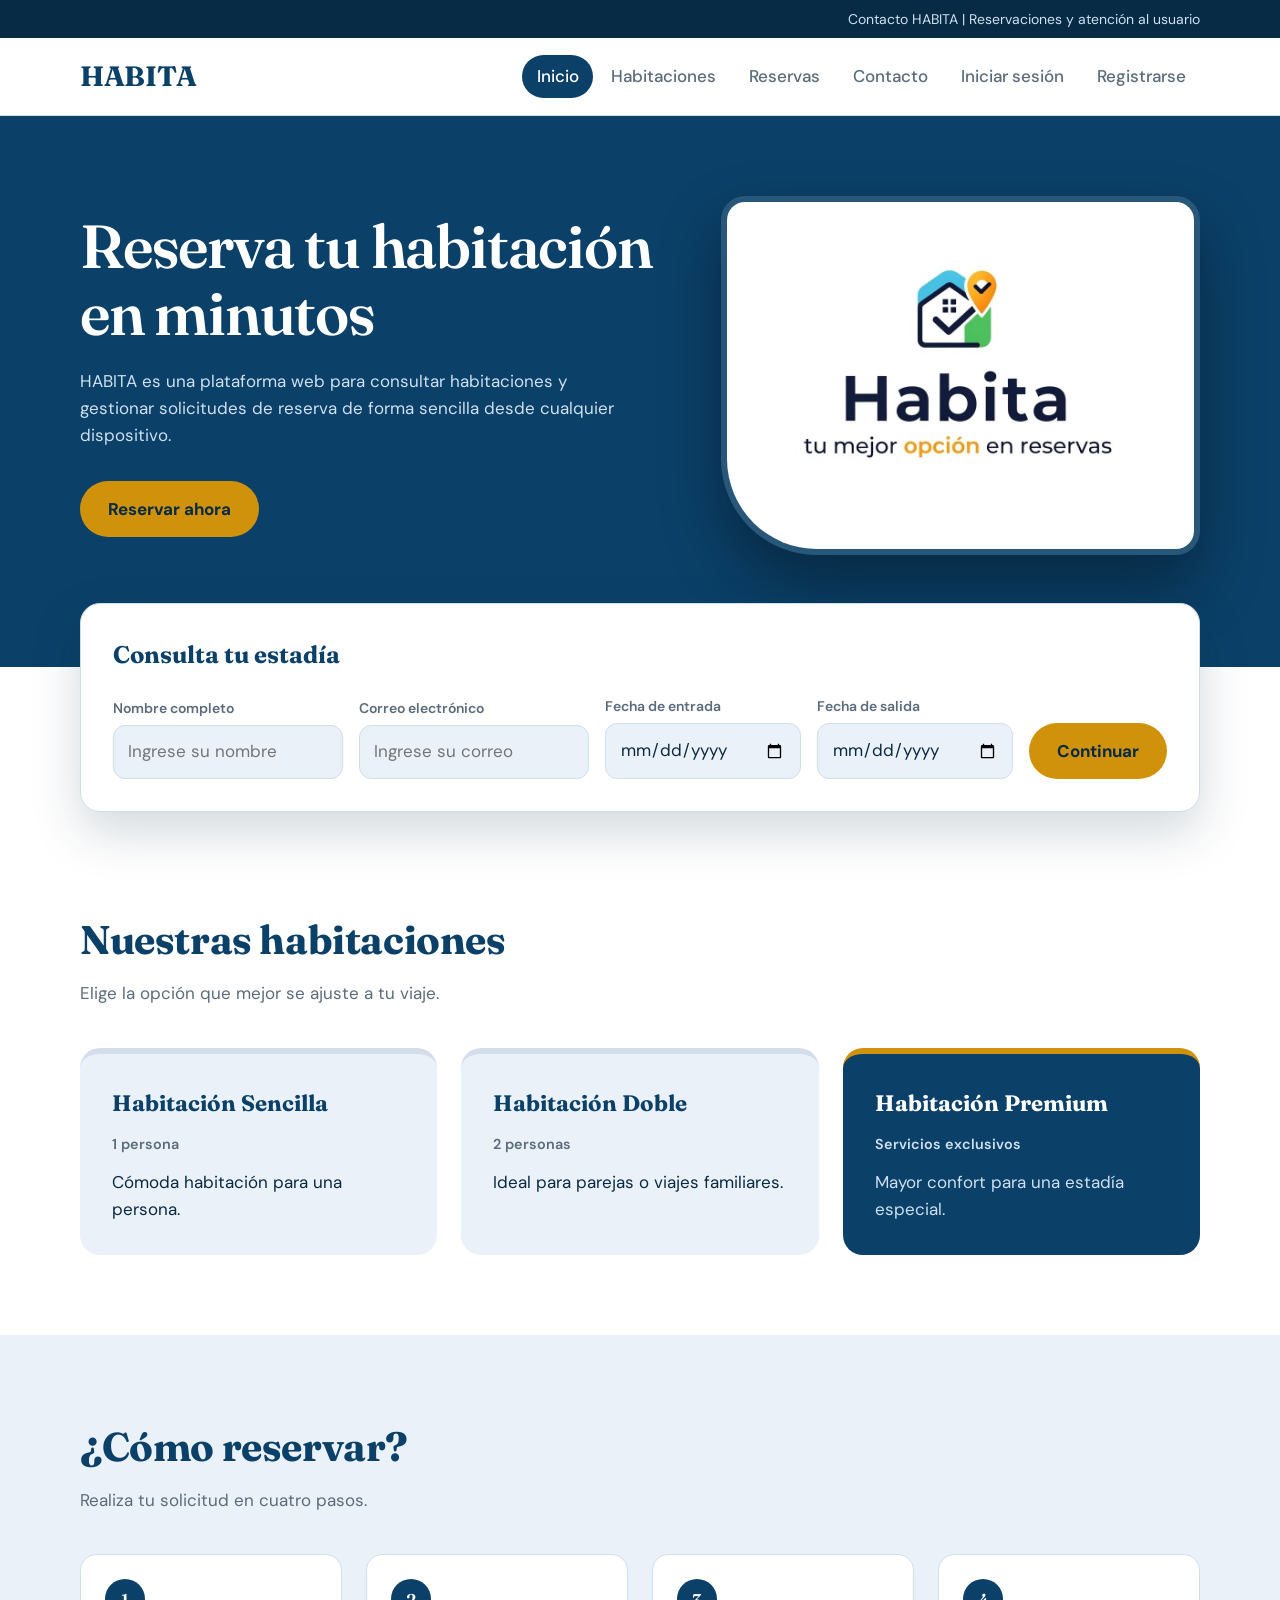
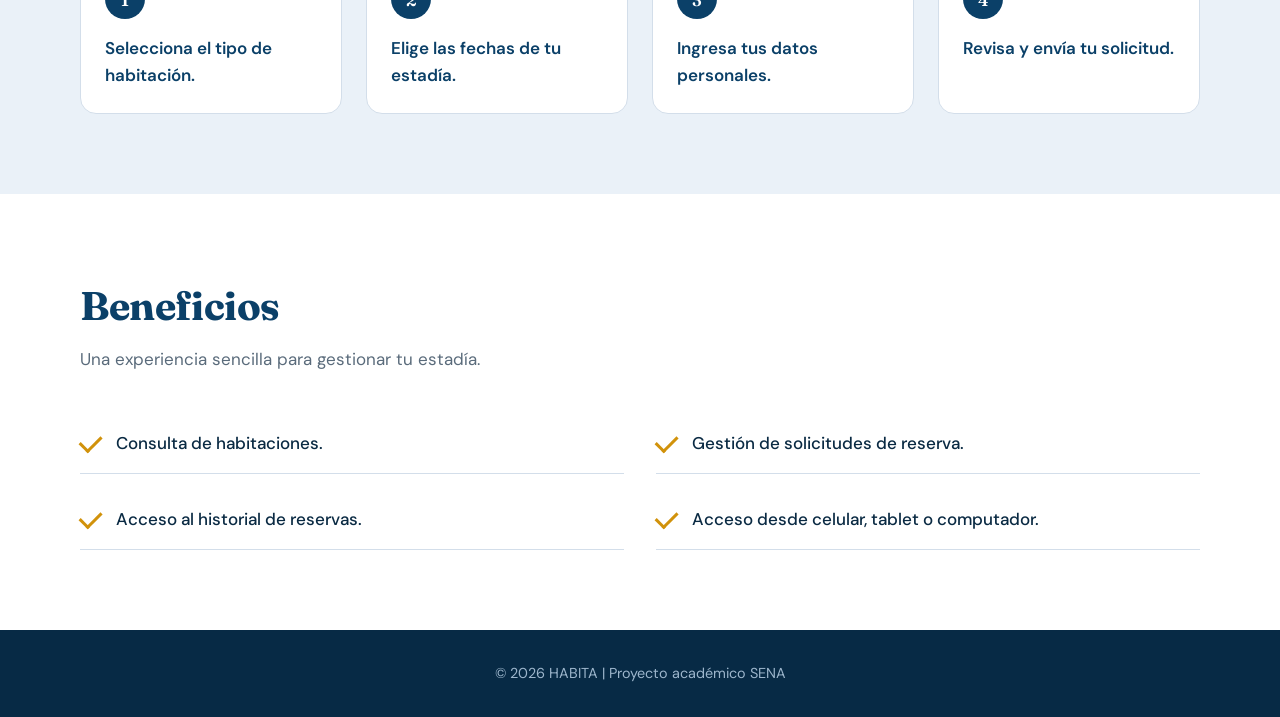
<file: HABITA/index.html>
﻿
<!DOCTYPE html>
<html lang="es">
<head>
    <meta charset="UTF-8">
    <meta name="viewport" content="width=device-width, initial-scale=1.0">
    <meta name="description" content="HABITA, sistema de gestión y reservación de habitaciones.">
    <title>HABITA | Reservación de habitaciones</title>

    <link rel="preconnect" href="https://fonts.googleapis.com">
    <link rel="preconnect" href="https://fonts.gstatic.com" crossorigin>
    <link href="https://fonts.googleapis.com/css2?family=DM+Sans:wght@400;500;600;700&family=Fraunces:wght@600;700&display=swap" rel="stylesheet">

    <link rel="stylesheet" href="css/inicio.css">
</head>
<body>

    <div class="topbar">
        <p>Contacto HABITA | Reservaciones y atención al usuario</p>
    </div>

    <header class="main-header">
        <div class="wrap">
            <h1>HABITA</h1>

            <nav>
                <a class="activo" href="index.html">Inicio</a>
                <a href="#habitaciones">Habitaciones</a>
                <a href="#reservar">Reservas</a>
                <a href="#contacto">Contacto</a>
                <a href="login.html">Iniciar sesión</a>
                <a href="registro.html">Registrarse</a>
            </nav>
        </div>
    </header>

    <section class="presentation">
        <div class="wrap">
            <div>
                <h2>Reserva tu habitación en minutos</h2>
                <p>
                    HABITA es una plataforma web para consultar habitaciones
                    y gestionar solicitudes de reserva de forma sencilla
                    desde cualquier dispositivo.
                </p>
                <a class="btn" href="reservas.html">Reservar ahora</a>
            </div>

            <img src="logo-habita.jpg" alt="Logo del sistema HABITA">
        </div>
    </section>

    <section class="booking" id="reservar">
        <div class="wrap">
            <h2>Consulta tu estadía</h2>

            <form id="inicioReservaForm">
                <div class="campo">
                    <label for="inicioNombre">Nombre completo</label>
                    <input
                        id="inicioNombre"
                        name="nombre"
                        type="text"
                        placeholder="Ingrese su nombre"
                        required
                    >
                </div>

                <div class="campo">
                    <label for="inicioCorreo">Correo electrónico</label>
                    <input
                        id="inicioCorreo"
                        name="correo"
                        type="email"
                        placeholder="Ingrese su correo"
                        required
                    >
                </div>

                <div class="campo">
                    <label for="entrada">Fecha de entrada</label>
                    <input id="entrada" name="entrada" type="date" required>
                </div>

                <div class="campo">
                    <label for="salida">Fecha de salida</label>
                    <input id="salida" name="salida" type="date" required>
                </div>

                <button class="btn" type="submit">Continuar</button>
            </form>
        </div>
    </section>

    <section class="rooms" id="habitaciones">
        <div class="wrap">
            <h2 class="titulo">Nuestras habitaciones</h2>
            <p class="subtitulo">Elige la opción que mejor se ajuste a tu viaje.</p>

            <div class="room-cards">
                <div class="room">
                    <h3>Habitación Sencilla</h3>
                    <span class="meta">1 persona</span>
                    <p>Cómoda habitación para una persona.</p>
                </div>

                <div class="room">
                    <h3>Habitación Doble</h3>
                    <span class="meta">2 personas</span>
                    <p>Ideal para parejas o viajes familiares.</p>
                </div>

                <div class="room premium">
                    <h3>Habitación Premium</h3>
                    <span class="meta">Servicios exclusivos</span>
                    <p>Mayor confort para una estadía especial.</p>
                </div>
            </div>
        </div>
    </section>

    <section class="process">
        <div class="wrap">
            <h2 class="titulo">¿Cómo reservar?</h2>
            <p class="subtitulo">Realiza tu solicitud en cuatro pasos.</p>

            <ol>
                <li>Selecciona el tipo de habitación.</li>
                <li>Elige las fechas de tu estadía.</li>
                <li>Ingresa tus datos personales.</li>
                <li>Revisa y envía tu solicitud.</li>
            </ol>
        </div>
    </section>

    <section class="benefits">
        <div class="wrap">
            <h2 class="titulo">Beneficios</h2>
            <p class="subtitulo">Una experiencia sencilla para gestionar tu estadía.</p>

            <ul>
                <li>Consulta de habitaciones.</li>
                <li>Gestión de solicitudes de reserva.</li>
                <li>Acceso al historial de reservas.</li>
                <li>Acceso desde celular, tablet o computador.</li>
            </ul>
        </div>
    </section>

    <footer id="contacto">
        <p>© 2026 HABITA | Proyecto académico SENA</p>
    </footer>

    <script src="script.js"></script>
</body>
</html>
</file>
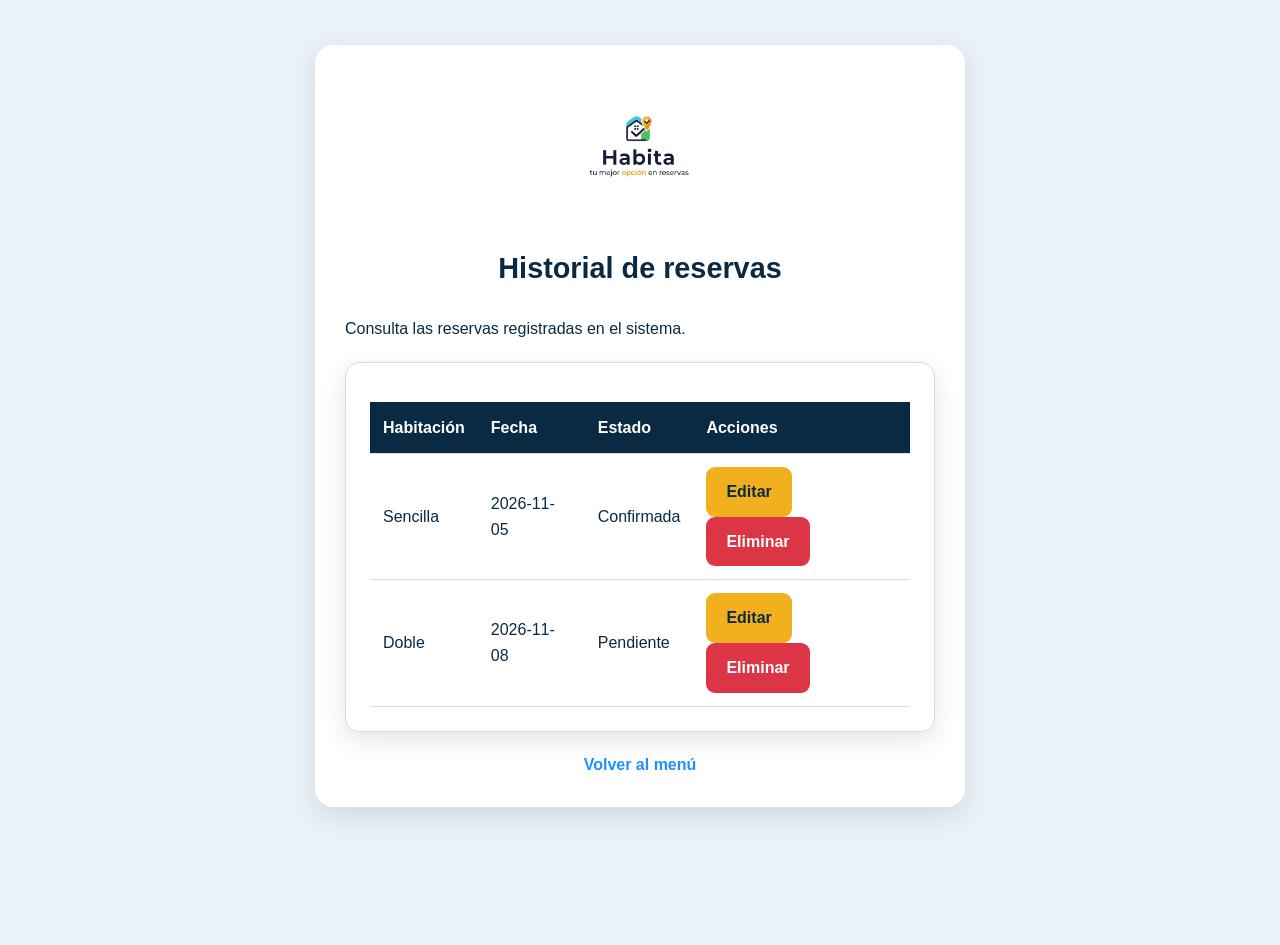
<file: HABITA/historial.html>
<!DOCTYPE html>
<html lang="es">
<head>
    <meta charset="UTF-8">
    <meta name="viewport" content="width=device-width, initial-scale=1.0">
    <meta name="description" content="Historial de reservas HABITA">
    <title>Historial de reservas | HABITA</title>
    <link rel="stylesheet" href="styles.css">
</head>
<body>

    <main class="container">

        <div class="logo">
            <img src="logo-habita.jpg" alt="Logo de HABITA">
        </div>

        <h2>Historial de reservas</h2>
        <p>Consulta las reservas registradas en el sistema.</p>

        <section class="card">
            <div class="table-container">
                <table>
                    <thead>
                        <tr>
                            <th>Habitación</th>
                            <th>Fecha</th>
                            <th>Estado</th>
                            <th>Acciones</th>
                        </tr>
                    </thead>

                    <tbody>
                        <tr>
                            <td>Sencilla</td>
                            <td>2026-11-05</td>
                            <td>Confirmada</td>
                            <td>
                                <button type="button" class="edit">
                                    Editar
                                </button>
                                <button type="button" class="delete">
                                    Eliminar
                                </button>
                            </td>
                        </tr>

                        <tr>
                            <td>Doble</td>
                            <td>2026-11-08</td>
                            <td>Pendiente</td>
                            <td>
                                <button type="button" class="edit">
                                    Editar
                                </button>
                                <button type="button" class="delete">
                                    Eliminar
                                </button>
                            </td>
                        </tr>
                    </tbody>
                </table>
            </div>
        </section>

        <a href="menu.html" class="link">Volver al menú</a>

    </main>

    <script src="script.js"></script>
</body>
</html>
</file>
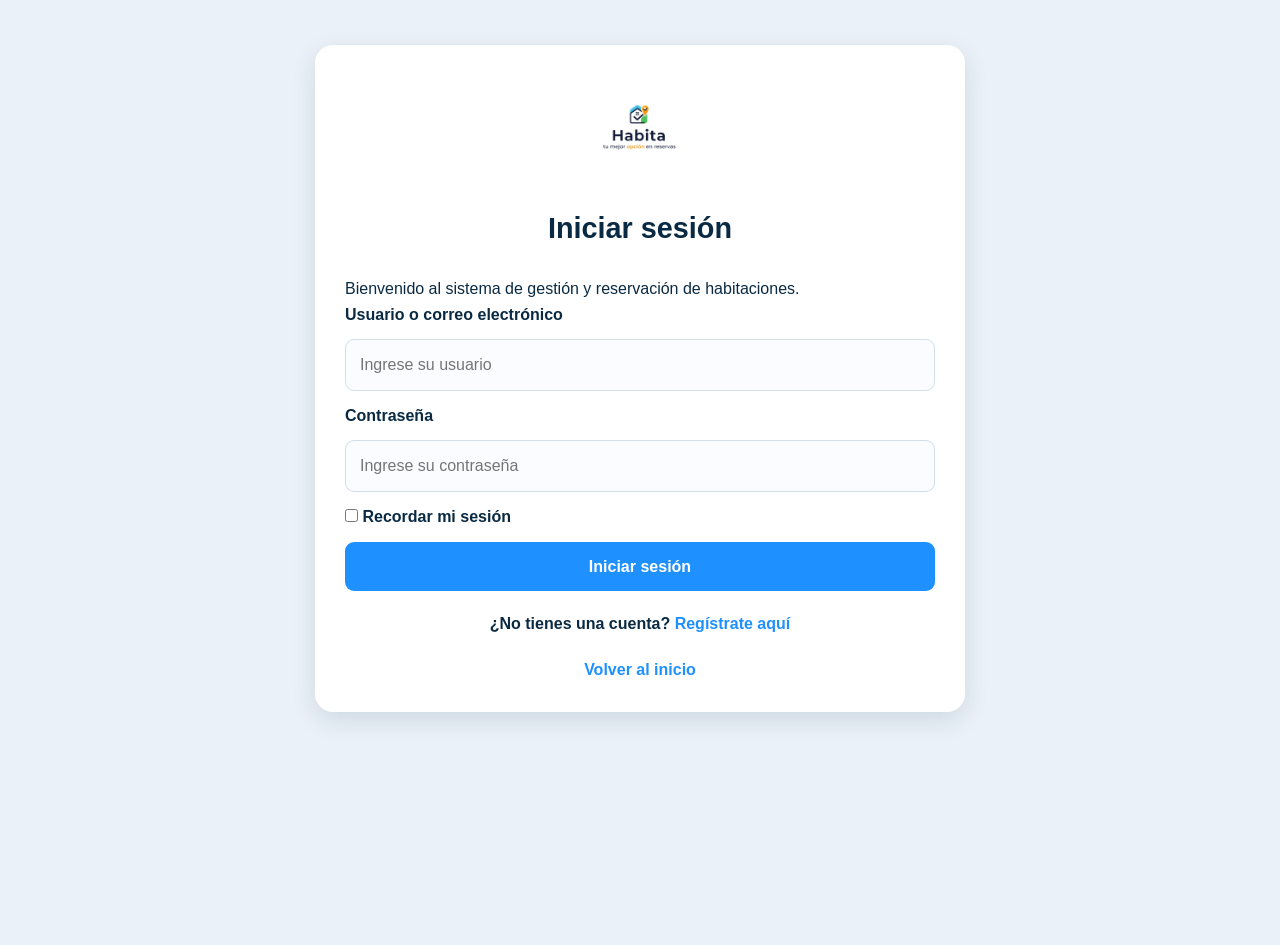
<file: HABITA/login.html>
<!DOCTYPE html>
<html lang="es">
<head>
    <meta charset="UTF-8">
    <meta name="viewport" content="width=device-width, initial-scale=1.0">
    <meta name="description" content="Inicio de sesión del sistema HABITA">
    <title>Iniciar sesión | HABITA</title>
    <link rel="stylesheet" href="styles.css">
</head>
<body>

    <main class="container">

        <div class="logo small">
            <img src="logo-habita.jpg" alt="Logo de HABITA">
        </div>

        <h2>Iniciar sesión</h2>

        <p>Bienvenido al sistema de gestión y reservación de habitaciones.</p>

        <form id="loginForm">

            <label for="usuario">Usuario o correo electrónico</label>
            <input
                type="text"
                id="usuario"
                name="usuario"
                placeholder="Ingrese su usuario"
                autocomplete="username"
                required
            >

            <label for="password">Contraseña</label>
            <input
                type="password"
                id="password"
                name="password"
                placeholder="Ingrese su contraseña"
                autocomplete="current-password"
                required
            >

            <label>
                <input type="checkbox" id="recordar">
                Recordar mi sesión
            </label>

            <button type="submit" class="primary">
                Iniciar sesión
            </button>

        </form>

        <p class="link">
            ¿No tienes una cuenta?
            <a href="registro.html">Regístrate aquí</a>
        </p>

        <a href="index.html" class="link">Volver al inicio</a>

    </main>

    <script src="script.js"></script>
</body>
</html>
</file>
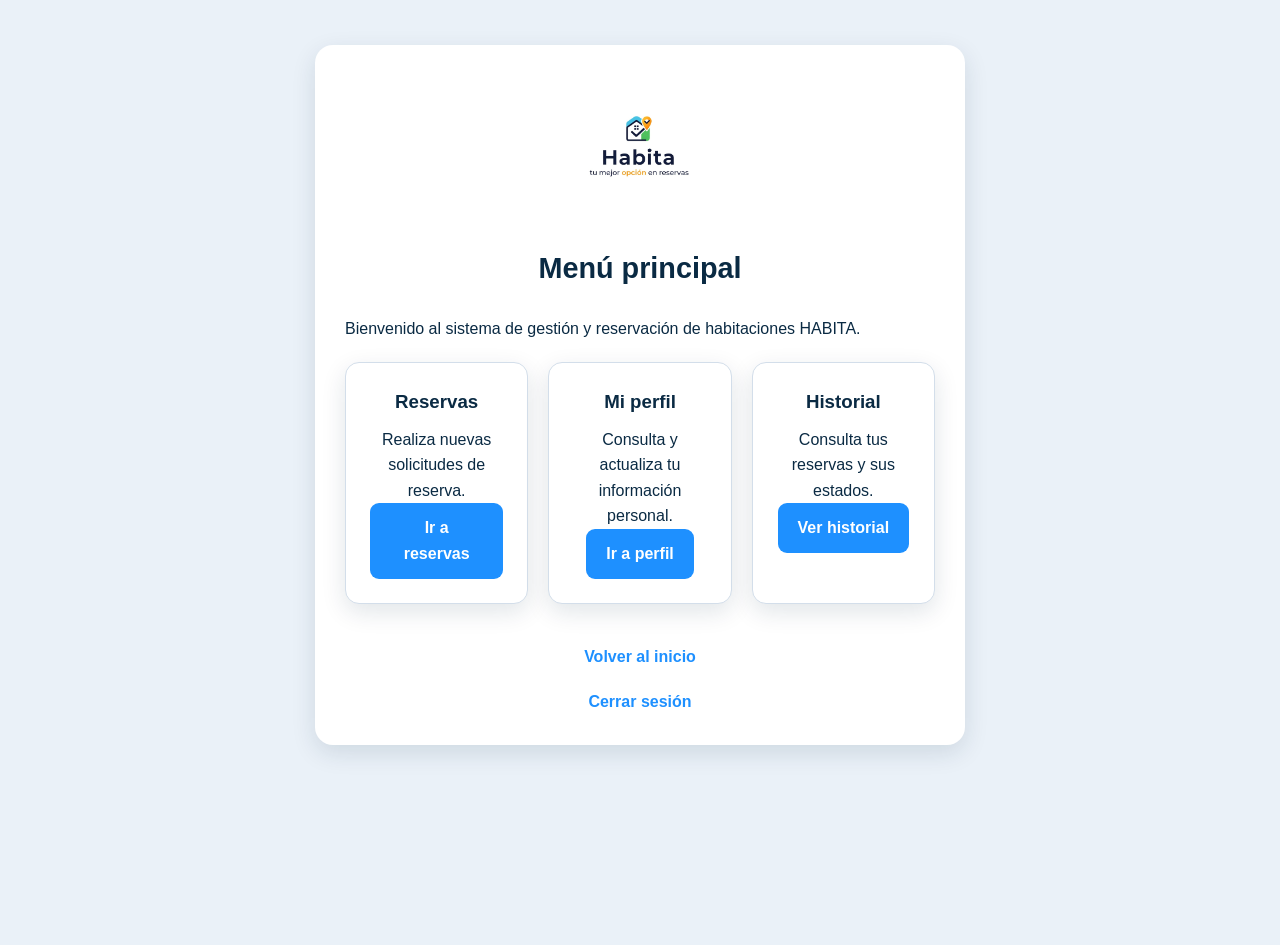
<file: HABITA/menu.html>
<!DOCTYPE html>
<html lang="es">
<head>
    <meta charset="UTF-8">
    <meta name="viewport" content="width=device-width, initial-scale=1.0">
    <meta name="description" content="Menú principal del sistema HABITA">
    <title>Menú principal | HABITA</title>
    <link rel="stylesheet" href="styles.css">
</head>
<body>

    <main class="container">

        <div class="logo">
            <img src="logo-habita.jpg" alt="Logo de HABITA">
        </div>

        <h2>Menú principal</h2>

        <p>Bienvenido al sistema de gestión y reservación de habitaciones HABITA.</p>

        <section class="menu-grid">

            <article class="card">
                <h3>Reservas</h3>
                <p>Realiza nuevas solicitudes de reserva.</p>
                <button type="button" class="primary"
                    onclick="location.href='reservas.html'">
                    Ir a reservas
                </button>
            </article>

            <article class="card">
                <h3>Mi perfil</h3>
                <p>Consulta y actualiza tu información personal.</p>
                <button type="button" class="primary"
                    onclick="location.href='perfil.html'">
                    Ir a perfil
                </button>
            </article>

            <article class="card">
                <h3>Historial</h3>
                <p>Consulta tus reservas y sus estados.</p>
                <button type="button" class="primary"
                    onclick="location.href='historial.html'">
                    Ver historial
                </button>
            </article>

        </section>

        <a href="index.html" class="link">Volver al inicio</a>
        <a href="login.html" class="link">Cerrar sesión</a>

    </main>

</body>
</html>
</file>
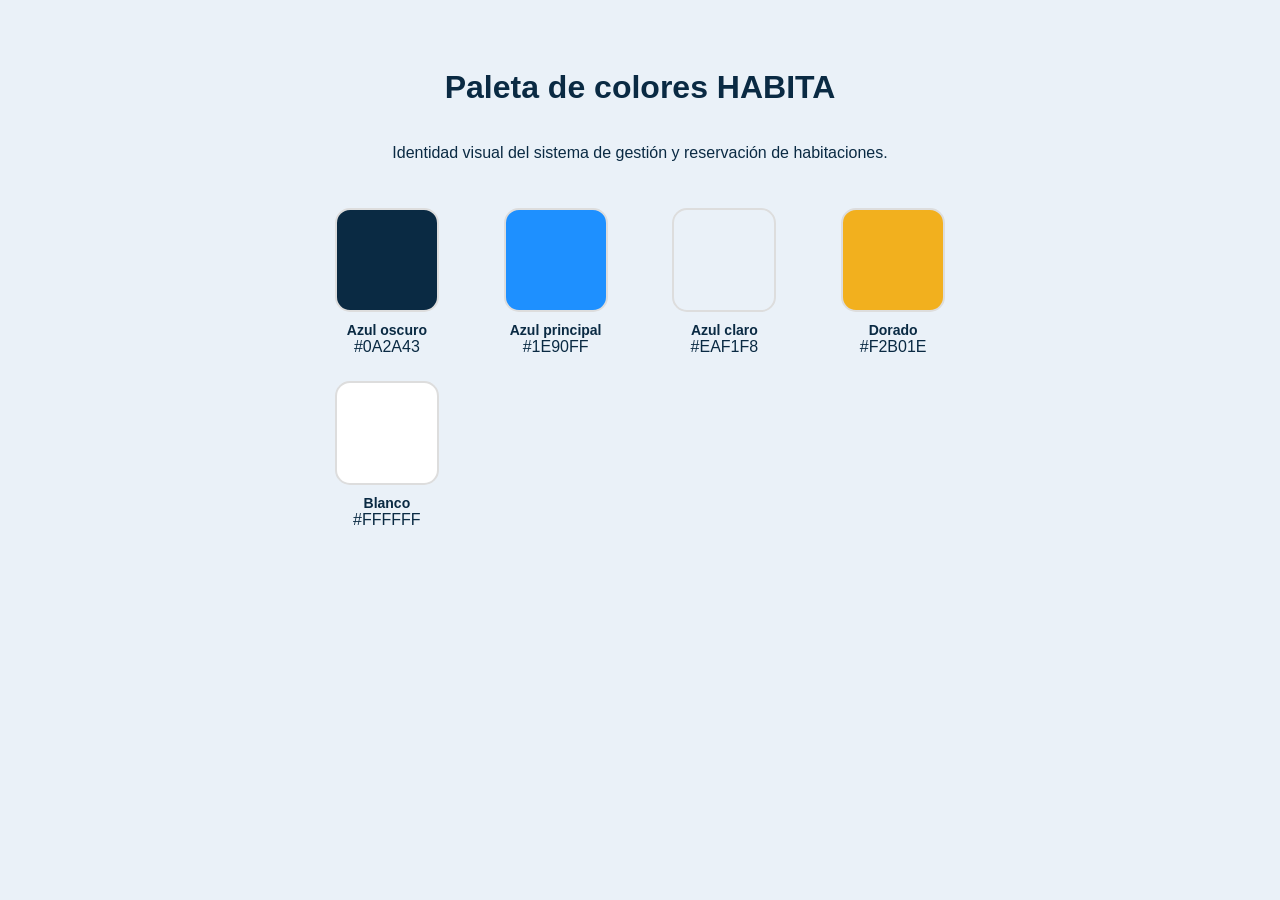
<file: HABITA/palette.html>
<!DOCTYPE html>
<html lang="es">
<head>
    <meta charset="UTF-8">
    <meta name="viewport" content="width=device-width, initial-scale=1.0">
    <title>Paleta de colores | HABITA</title>

    <style>
        body {
            font-family: Arial, sans-serif;
            padding: 40px 20px;
            display: flex;
            flex-direction: column;
            align-items: center;
            background: #EAF1F8;
            color: #0A2A43;
        }

        h1 {
            text-align: center;
        }

        .palette {
            display: grid;
            grid-template-columns: repeat(auto-fit, minmax(120px, 1fr));
            gap: 25px;
            width: 100%;
            max-width: 650px;
            margin-top: 30px;
        }

        .color-item {
            text-align: center;
        }

        .color {
            width: 100px;
            height: 100px;
            border-radius: 15px;
            border: 2px solid #ddd;
            margin: auto;
        }

        .label {
            margin-top: 10px;
            font-size: 14px;
            font-weight: bold;
        }
    </style>
</head>
<body>

    <h1>Paleta de colores HABITA</h1>

    <p>Identidad visual del sistema de gestión y reservación de habitaciones.</p>

    <div class="palette">

        <div class="color-item">
            <div class="color" style="background:#0A2A43;"></div>
            <div class="label">Azul oscuro</div>
            <div>#0A2A43</div>
        </div>

        <div class="color-item">
            <div class="color" style="background:#1E90FF;"></div>
            <div class="label">Azul principal</div>
            <div>#1E90FF</div>
        </div>

        <div class="color-item">
            <div class="color" style="background:#EAF1F8;"></div>
            <div class="label">Azul claro</div>
            <div>#EAF1F8</div>
        </div>

        <div class="color-item">
            <div class="color" style="background:#F2B01E;"></div>
            <div class="label">Dorado</div>
            <div>#F2B01E</div>
        </div>

        <div class="color-item">
            <div class="color" style="background:#FFFFFF;"></div>
            <div class="label">Blanco</div>
            <div>#FFFFFF</div>
        </div>

    </div>

</body>
</html>
</file>
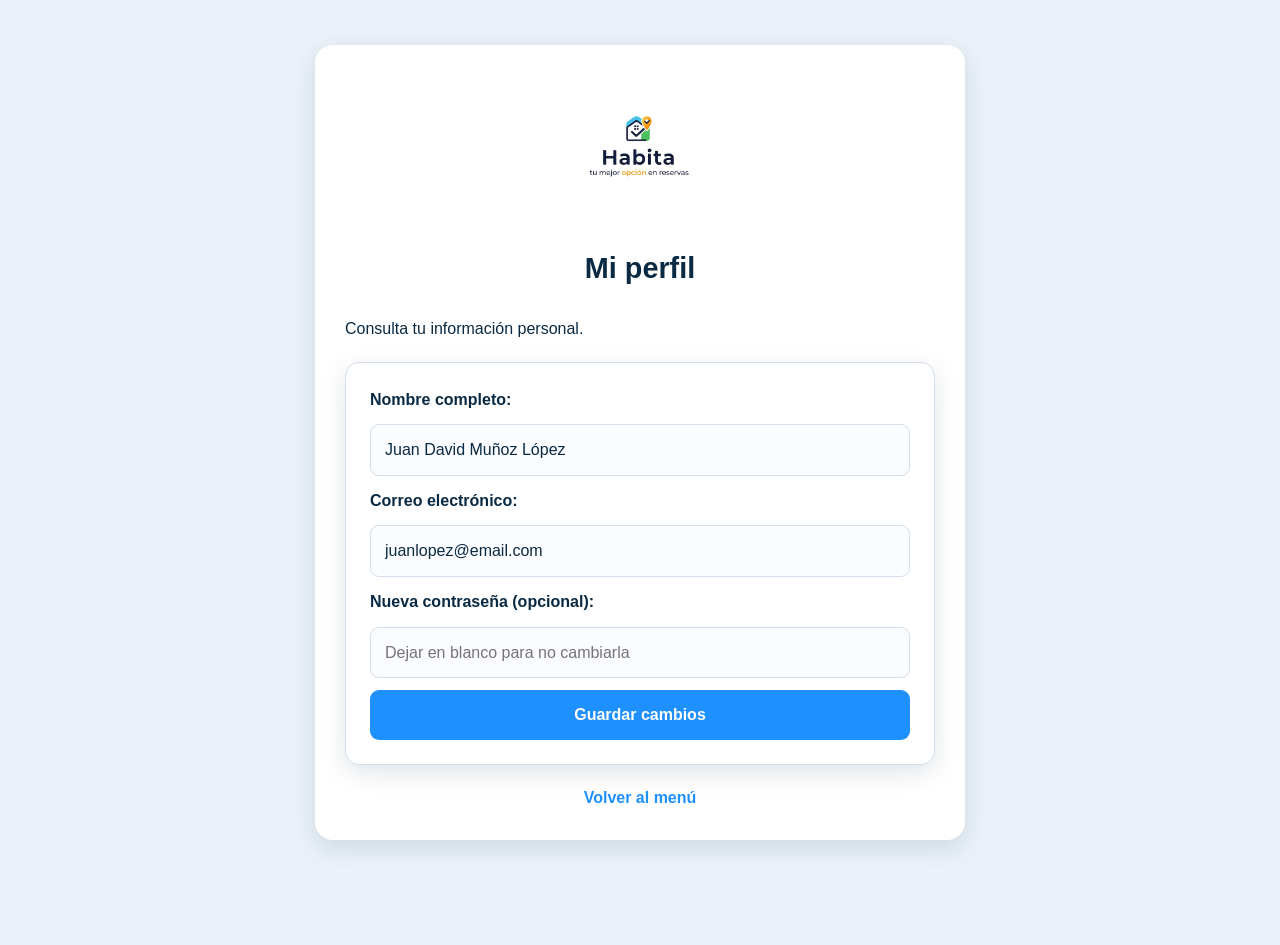
<file: HABITA/perfil.html>
<!DOCTYPE html>
<html lang="es">
<head>
    <meta charset="UTF-8">
    <meta name="viewport" content="width=device-width, initial-scale=1.0">
    <meta name="description" content="Perfil de usuario del sistema HABITA">
    <title>Mi perfil | HABITA</title>
    <link rel="stylesheet" href="styles.css">
</head>
<body>

    <main class="container">

        <div class="logo">
            <img src="logo-habita.jpg" alt="Logo de HABITA">
        </div>

        <h2>Mi perfil</h2>
        <p>Consulta tu información personal.</p>

        <section class="card">
            <form id="perfilForm">

                <label for="nombre">Nombre completo:</label>
                <input
                    type="text"
                    id="nombre"
                    name="nombre"
                    value="Juan David Muñoz López"
                    required
                >

                <label for="correo">Correo electrónico:</label>
                <input
                    type="email"
                    id="correo"
                    name="correo"
                    value="juanlopez@email.com"
                    required
                >

                <label for="contrasena">Nueva contraseña (opcional):</label>
                <input
                    type="password"
                    id="contrasena"
                    name="contrasena"
                    placeholder="Dejar en blanco para no cambiarla"
                    autocomplete="new-password"
                >

                <button type="submit" class="primary">
                    Guardar cambios
                </button>

            </form>
        </section>

        <a href="menu.html" class="link">Volver al menú</a>

    </main>

    <script src="script.js"></script>
</body>
</html>
</file>
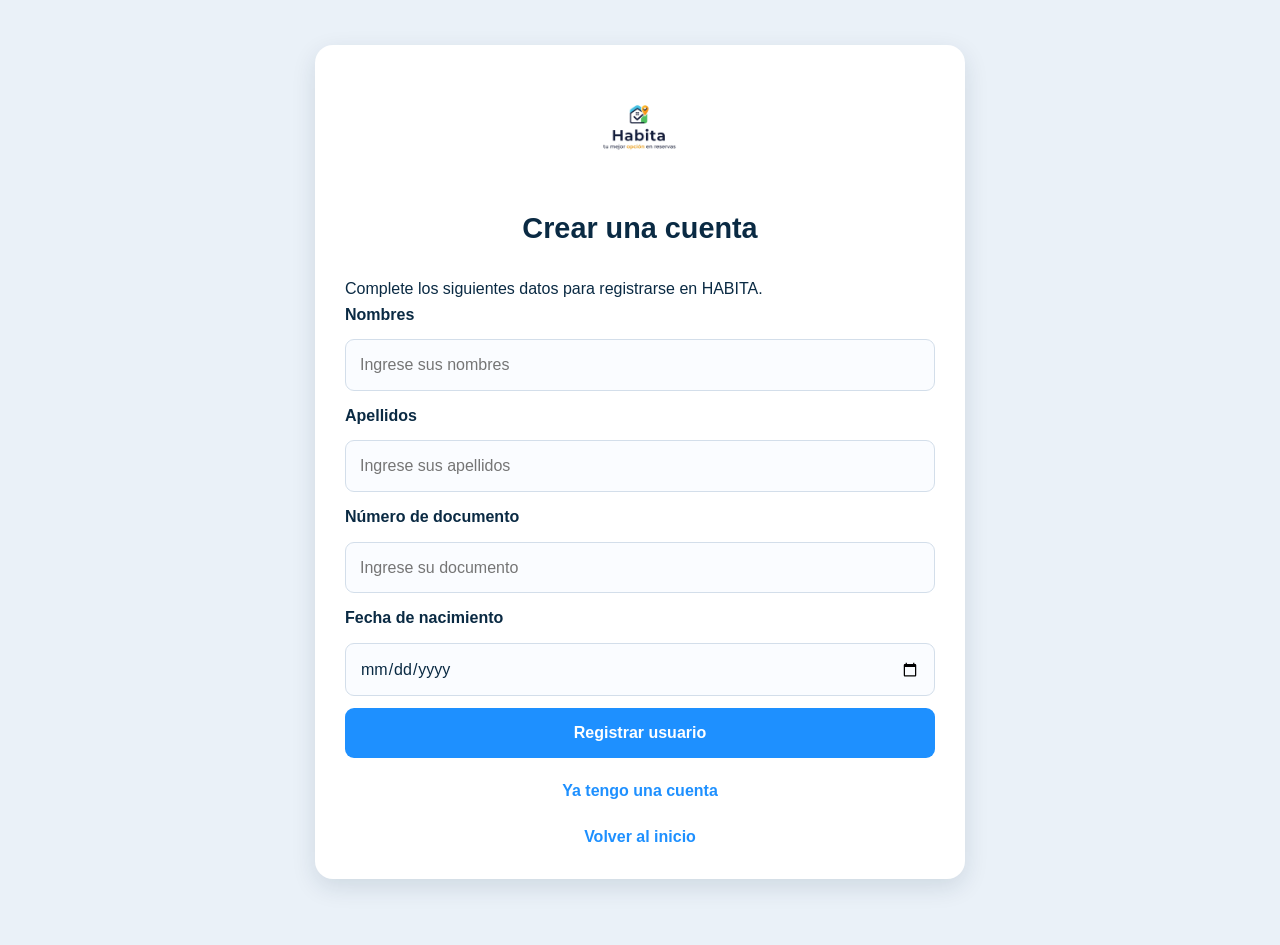
<file: HABITA/registro.html>
<!DOCTYPE html>
<html lang="es">
<head>
    <meta charset="UTF-8">
    <meta name="viewport" content="width=device-width, initial-scale=1.0">
    <meta name="description" content="Registro de usuarios de HABITA">
    <title>Registro de usuario | HABITA</title>
    <link rel="stylesheet" href="styles.css">
</head>
<body>

    <main class="container">

        <div class="logo small">
            <img src="logo-habita.jpg" alt="Logo de HABITA">
        </div>

        <h2>Crear una cuenta</h2>

        <p>Complete los siguientes datos para registrarse en HABITA.</p>

        <form id="registroForm">

            <label for="nombre">Nombres</label>
            <input
                type="text"
                id="nombre"
                name="nombre"
                placeholder="Ingrese sus nombres"
                autocomplete="given-name"
                required
            >

            <label for="apellido">Apellidos</label>
            <input
                type="text"
                id="apellido"
                name="apellido"
                placeholder="Ingrese sus apellidos"
                autocomplete="family-name"
                required
            >

            <label for="cedula">Número de documento</label>
            <input
                type="text"
                id="cedula"
                name="cedula"
                placeholder="Ingrese su documento"
                inputmode="numeric"
                required
            >

            <label for="fecha">Fecha de nacimiento</label>
            <input
                type="date"
                id="fecha"
                name="fecha"
                required
            >

            <button type="submit" class="primary">
                Registrar usuario
            </button>

        </form>

        <a href="login.html" class="link">Ya tengo una cuenta</a>
        <a href="index.html" class="link">Volver al inicio</a>

    </main>

    <script src="script.js"></script>
</body>
</html>
</file>
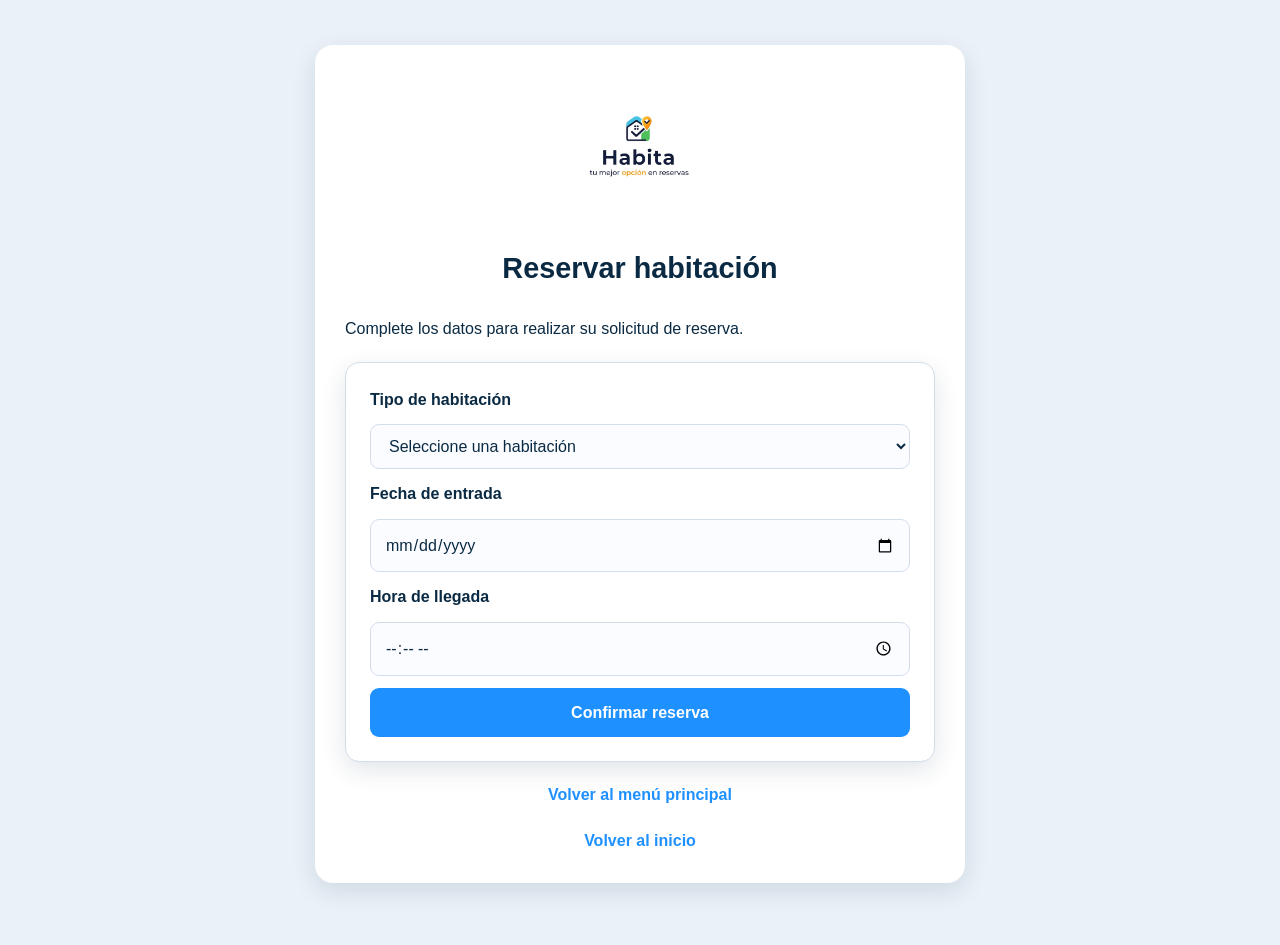
<file: HABITA/reservas.html>
<!DOCTYPE html>
<html lang="es">
<head>
    <meta charset="UTF-8">
    <meta name="viewport" content="width=device-width, initial-scale=1.0">
    <meta name="description" content="Gestión de reservas HABITA">
    <title>Reservar habitación | HABITA</title>
    <link rel="stylesheet" href="styles.css">
</head>
<body>

    <main class="container">

        <div class="logo">
            <img src="logo-habita.jpg" alt="Logo de HABITA">
        </div>

        <h2>Reservar habitación</h2>

        <p>Complete los datos para realizar su solicitud de reserva.</p>

        <div class="card">
            <form id="reservaForm">

                <label for="servicio">Tipo de habitación</label>
                <select id="servicio" name="servicio" required>
                    <option value="">Seleccione una habitación</option>
                    <option value="Sencilla">Habitación sencilla</option>
                    <option value="Doble">Habitación doble</option>
                    <option value="Premium">Habitación premium</option>
                </select>

                <label for="fecha">Fecha de entrada</label>
                <input type="date" id="fecha" name="fecha" required>

                <label for="hora">Hora de llegada</label>
                <input type="time" id="hora" name="hora" required>

                <button type="submit" class="primary">
                    Confirmar reserva
                </button>

            </form>
        </div>

        <a href="menu.html" class="link">Volver al menú principal</a>
        <a href="index.html" class="link">Volver al inicio</a>

    </main>

    <script src="script.js"></script>
</body>
</html>
</file>
<file: HABITA/css/inicio.css>
:root{
  --pino:#0b4068; --pino-osc:#072a45; --niebla:#EAF1F8; --blanco:#fff;
  --oro:#d1920b; --tinta:#0A2A43; --gris:#5A6B7B; --linea:#D3DEEA;
  --serif:"Fraunces",Georgia,serif; --sans:"DM Sans",system-ui,-apple-system,"Segoe UI",sans-serif;
}
*{box-sizing:border-box;margin:0;padding:0}
html{scroll-behavior:smooth}
body{font-family:var(--sans);color:var(--tinta);background:var(--blanco);line-height:1.6;font-size:1.0625rem}
img{max-width:100%;display:block}
a{color:inherit}
:focus-visible{outline:3px solid var(--oro);outline-offset:3px}
.wrap{width:min(1120px,100% - 2.5rem);margin-inline:auto}

/* barra superior */
.topbar{background:var(--pino-osc);color:#cfe0f0;font-size:.875rem;text-align:right;padding:.5rem 0}
.topbar p{width:min(1120px,100% - 2.5rem);margin-inline:auto}

/* encabezado */
.main-header{position:sticky;top:0;z-index:10;background:rgba(255,255,255,.94);backdrop-filter:blur(8px);border-bottom:1px solid var(--linea)}
.main-header .wrap{display:flex;align-items:center;justify-content:space-between;padding-block:1rem;gap:1rem;flex-wrap:wrap}
.main-header h1{font-family:var(--serif);font-size:1.75rem;color:var(--pino);font-weight:700;letter-spacing:-.01em}
.main-header nav{display:flex;gap:.25rem;flex-wrap:wrap}
.main-header nav a{text-decoration:none;padding:.5rem .9rem;border-radius:999px;font-weight:500;color:var(--gris);transition:background .2s,color .2s}
.main-header nav a:hover{background:var(--niebla);color:var(--pino)}
.main-header nav a.activo{background:var(--pino);color:#fff}

/* presentaciÃ³n */
.presentation{background:var(--pino);color:#fff;padding:5rem 0 7rem}
.presentation .wrap{display:grid;grid-template-columns:1.1fr .9fr;gap:3.5rem;align-items:center}
.presentation h2{font-family:var(--serif);font-size:clamp(2.4rem,5vw,3.8rem);line-height:1.1;font-weight:600;margin-bottom:1.25rem;letter-spacing:-.02em}
.presentation p{color:#cfe0f0;max-width:46ch;margin-bottom:2rem}
.btn{display:inline-block;background:var(--oro);color:var(--pino-osc);font-weight:700;text-decoration:none;padding:.9rem 1.75rem;border-radius:999px;border:0;font:inherit;font-weight:700;cursor:pointer;transition:transform .15s,background .2s}
.btn:hover{background:#e2a41c;transform:translateY(-2px)}
.presentation img{border-radius:1.5rem 1.5rem 1.5rem 6rem;aspect-ratio:4/3;object-fit:cover;width:100%;box-shadow:0 30px 60px rgba(0,0,0,.35);border:6px solid rgba(255,255,255,.12)}

/* formulario tipo buscador, montado sobre el hero */
.booking{margin-top:-4rem;position:relative;z-index:2;padding-bottom:1rem}
.booking .wrap{background:var(--blanco);border-radius:1.25rem;padding:2rem;box-shadow:0 20px 50px rgba(10,42,67,.18);border:1px solid var(--linea)}
.booking h2{font-family:var(--serif);font-size:1.5rem;color:var(--pino);margin-bottom:1.25rem}
.booking form{display:grid;grid-template-columns:repeat(4,1fr) auto;gap:1rem;align-items:end}
.campo{display:flex;flex-direction:column;gap:.35rem}
.campo label{font-size:.875rem;font-weight:600;color:var(--gris)}
.campo input{font:inherit;padding:.8rem .9rem;border:1.5px solid var(--linea);border-radius:.75rem;background:var(--niebla);color:var(--tinta);transition:border-color .2s,background .2s}
.campo input:focus{outline:none;border-color:var(--pino);background:#fff}

/* secciones */
section.rooms,section.process,section.benefits{padding:5rem 0}
h2.titulo{font-family:var(--serif);font-size:clamp(1.8rem,3.5vw,2.5rem);color:var(--pino);margin-bottom:.5rem;letter-spacing:-.01em}
.subtitulo{color:var(--gris);margin-bottom:2.5rem;max-width:55ch}

/* habitaciones: la premium destaca */
.room-cards{display:grid;grid-template-columns:repeat(3,1fr);gap:1.5rem;align-items:stretch}
.room{background:var(--niebla);border-radius:1.25rem;padding:2rem;display:flex;flex-direction:column;gap:.75rem;border-top:6px solid var(--linea);transition:transform .2s}
.room:hover{transform:translateY(-4px)}
.room h3{font-family:var(--serif);font-size:1.4rem;color:var(--pino)}
.room .meta{font-weight:600;font-size:.9rem;color:var(--gris)}
.room.premium{background:var(--pino);color:#fff;border-top-color:var(--oro)}
.room.premium h3{color:#fff}
.room.premium .meta,.room.premium p{color:#cfe0f0}

/* proceso: sÃ­ es una secuencia, por eso va numerado */
.process{background:var(--niebla)}
.process ol{list-style:none;counter-reset:paso;display:grid;grid-template-columns:repeat(4,1fr);gap:1.5rem}
.process li{counter-increment:paso;background:#fff;border-radius:1rem;padding:1.5rem;font-weight:600;color:var(--pino);border:1px solid var(--linea)}
.process li::before{content:counter(paso);display:grid;place-items:center;width:2.5rem;height:2.5rem;border-radius:50%;background:var(--pino);color:#fff;font-family:var(--serif);margin-bottom:1rem}

/* beneficios */
.benefits ul{list-style:none;display:grid;grid-template-columns:repeat(2,1fr);gap:1rem 2rem}
.benefits li{padding:1rem 0 1rem 2.25rem;border-bottom:1px solid var(--linea);position:relative;font-weight:500}
.benefits li::before{content:"";position:absolute;left:0;top:1.35rem;width:1.1rem;height:.6rem;border-left:3px solid var(--oro);border-bottom:3px solid var(--oro);transform:rotate(-45deg)}

/* pie */
footer{background:var(--pino-osc);color:#9db6cc;text-align:center;padding:2rem 1rem;font-size:.9rem}

/* adaptable */
@media(max-width:900px){
  .presentation .wrap,.room-cards,.process ol,.benefits ul{grid-template-columns:1fr}
  .booking form{grid-template-columns:1fr 1fr}
  .booking form .btn{grid-column:1/-1}
  .presentation{padding:3.5rem 0 6rem}
}
@media(max-width:520px){.booking form{grid-template-columns:1fr}.topbar{text-align:center}}
@media(prefers-reduced-motion:reduce){*{transition:none!important;scroll-behavior:auto!important}}
</file>
<file: HABITA/styles.css>
/* =====================================================
   HABITA - SISTEMA DE GESTIÓN Y RESERVACIÓN
   Hoja de estilos general
   Autor: Juan David Muñoz López
   ===================================================== */

:root {
    --azul-oscuro: #0A2A43;
    --azul: #1E90FF;
    --azul-claro: #EAF1F8;
    --dorado: #F2B01E;
    --blanco: #FFFFFF;
    --gris: #5A6B7B;
    --borde: #D3DEEA;
    --rojo: #DC3545;
    --verde: #198754;
    --sombra: 0 8px 25px rgba(10, 42, 67, 0.12);
}

* {
    box-sizing: border-box;
    margin: 0;
    padding: 0;
}

body {
    font-family: "Segoe UI", Arial, sans-serif;
    background: var(--azul-claro);
    color: var(--azul-oscuro);
    line-height: 1.6;
    min-height: 100vh;
}

img {
    max-width: 100%;
    display: block;
}

a {
    color: var(--azul);
    text-decoration: none;
}

a:hover {
    text-decoration: underline;
}

button,
input,
select {
    font: inherit;
}

/* CONTENEDORES */

.container {
    width: min(92%, 650px);
    margin: 45px auto;
    padding: 30px;
    background: var(--blanco);
    border-radius: 18px;
    box-shadow: var(--sombra);
}

.wrap {
    width: min(1120px, 92%);
    margin: auto;
}

.card {
    background: var(--blanco);
    padding: 24px;
    margin: 20px 0;
    border-radius: 14px;
    border: 1px solid var(--borde);
    box-shadow: var(--sombra);
}

/* LOGO */

.logo {
    display: flex;
    justify-content: center;
    margin-bottom: 20px;
}

.logo img {
    width: 150px;
    height: auto;
    object-fit: contain;
}

.logo.small img {
    width: 110px;
}

/* TITULOS */

h1,
h2,
h3 {
    color: var(--azul-oscuro);
}

h2 {
    text-align: center;
    margin-bottom: 25px;
    font-size: 1.8rem;
}

h3 {
    margin-bottom: 10px;
}

/* FORMULARIOS */

form {
    display: flex;
    flex-direction: column;
    gap: 12px;
}

label {
    font-weight: 600;
    color: var(--azul-oscuro);
}

input,
select,
textarea {
    width: 100%;
    padding: 12px 14px;
    border: 1px solid var(--borde);
    border-radius: 9px;
    background: #FAFCFF;
    color: var(--azul-oscuro);
    outline: none;
    transition: border-color 0.2s, box-shadow 0.2s;
}

input:focus,
select:focus,
textarea:focus {
    border-color: var(--azul);
    box-shadow: 0 0 0 3px rgba(30, 144, 255, 0.12);
}

input[type="checkbox"] {
    width: auto;
}

/* BOTONES */

button,
.primary,
.btn {
    display: inline-block;
    padding: 12px 20px;
    background: var(--azul);
    color: var(--blanco);
    border: none;
    border-radius: 9px;
    font-weight: 600;
    cursor: pointer;
    text-align: center;
    transition: background 0.2s, transform 0.2s;
}

button:hover,
.primary:hover,
.btn:hover {
    background: var(--azul-oscuro);
    transform: translateY(-2px);
}

.edit {
    background: var(--dorado);
    color: var(--azul-oscuro);
}

.delete {
    background: var(--rojo);
    color: var(--blanco);
}

/* ENLACES */

.link {
    display: block;
    text-align: center;
    margin-top: 20px;
    font-weight: 600;
}

/* MENÚ PRINCIPAL */

.menu-grid {
    display: grid;
    grid-template-columns: repeat(3, 1fr);
    gap: 20px;
}

.menu-grid .card {
    text-align: center;
}

/* MENSAJES */

.success-box {
    background: #D1E7DD;
    color: #0F5132;
    border: 1px solid #BADBCC;
    padding: 14px;
    margin-top: 18px;
    border-radius: 9px;
}

.error-box {
    background: #F8D7DA;
    color: #842029;
    border: 1px solid #F5C2C7;
    padding: 14px;
    margin-top: 18px;
    border-radius: 9px;
}

/* TABLAS */

table {
    width: 100%;
    border-collapse: collapse;
    margin-top: 15px;
    background: var(--blanco);
}

th,
td {
    padding: 13px;
    border-bottom: 1px solid var(--borde);
    text-align: left;
}

th {
    background: var(--azul-oscuro);
    color: var(--blanco);
}

tr:hover {
    background: var(--azul-claro);
}

/* PÁGINA DE INICIO */

.topbar {
    background: var(--azul-oscuro);
    color: var(--blanco);
    padding: 9px;
    text-align: right;
}

.main-header {
    background: var(--blanco);
    border-bottom: 1px solid var(--borde);
    position: sticky;
    top: 0;
    z-index: 10;
}

.main-header .wrap {
    display: flex;
    justify-content: space-between;
    align-items: center;
    flex-wrap: wrap;
    gap: 15px;
    padding: 18px 0;
}

.main-header nav {
    display: flex;
    gap: 15px;
    flex-wrap: wrap;
}

.main-header nav a {
    color: var(--azul-oscuro);
    font-weight: 600;
}

.presentation {
    background: var(--azul-oscuro);
    color: var(--blanco);
    padding: 65px 0;
}

.presentation .wrap {
    display: grid;
    grid-template-columns: 1fr 1fr;
    align-items: center;
    gap: 35px;
}

.presentation h2 {
    color: var(--blanco);
    text-align: left;
}

.presentation p {
    margin-bottom: 25px;
}

.presentation img {
    border-radius: 18px;
    width: 100%;
}

.booking,
.rooms,
.process,
.benefits {
    padding: 45px 0;
}

.booking form {
    display: grid;
    grid-template-columns: repeat(4, 1fr);
    align-items: end;
    gap: 15px;
}

.room-cards {
    display: grid;
    grid-template-columns: repeat(3, 1fr);
    gap: 20px;
}

.room {
    background: var(--blanco);
    padding: 25px;
    border-radius: 14px;
    border: 1px solid var(--borde);
}

.room.premium {
    background: var(--azul-oscuro);
    color: var(--blanco);
}

.room.premium h3 {
    color: var(--dorado);
}

.process {
    background: var(--blanco);
}

.process ol {
    padding-left: 25px;
}

.benefits ul {
    padding-left: 25px;
}

footer {
    background: var(--azul-oscuro);
    color: var(--blanco);
    text-align: center;
    padding: 25px;
    margin-top: 35px;
}

/* RESPONSIVE */

@media (max-width: 850px) {
    .menu-grid,
    .room-cards {
        grid-template-columns: 1fr 1fr;
    }

    .presentation .wrap {
        grid-template-columns: 1fr;
    }

    .booking form {
        grid-template-columns: 1fr 1fr;
    }
}

@media (max-width: 600px) {
    .container {
        width: 94%;
        padding: 20px;
        margin: 20px auto;
    }

    .menu-grid,
    .room-cards,
    .booking form {
        grid-template-columns: 1fr;
    }

    .main-header .wrap {
        flex-direction: column;
    }

    .main-header nav {
        justify-content: center;
    }

    table {
        display: block;
        overflow-x: auto;
        white-space: nowrap;
    }

    h2 {
        font-size: 1.5rem;
    }
}
</file>
